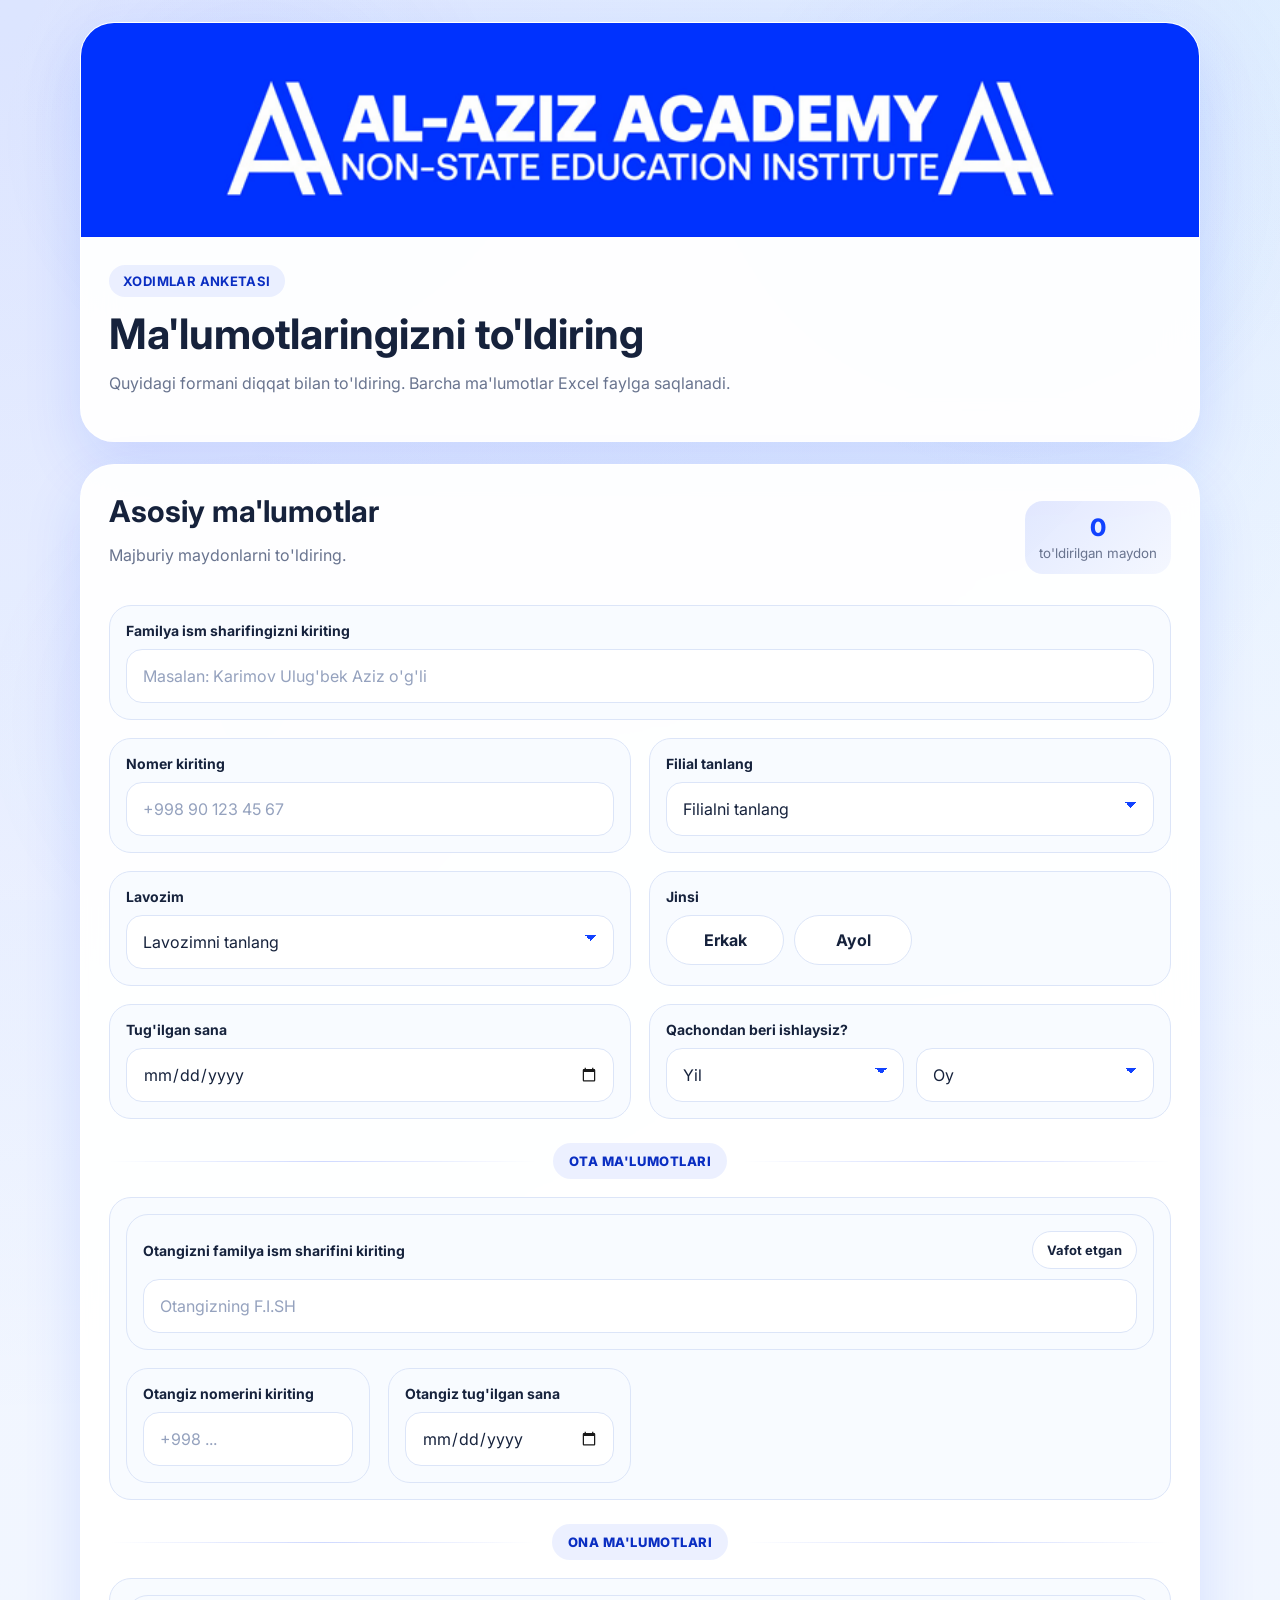
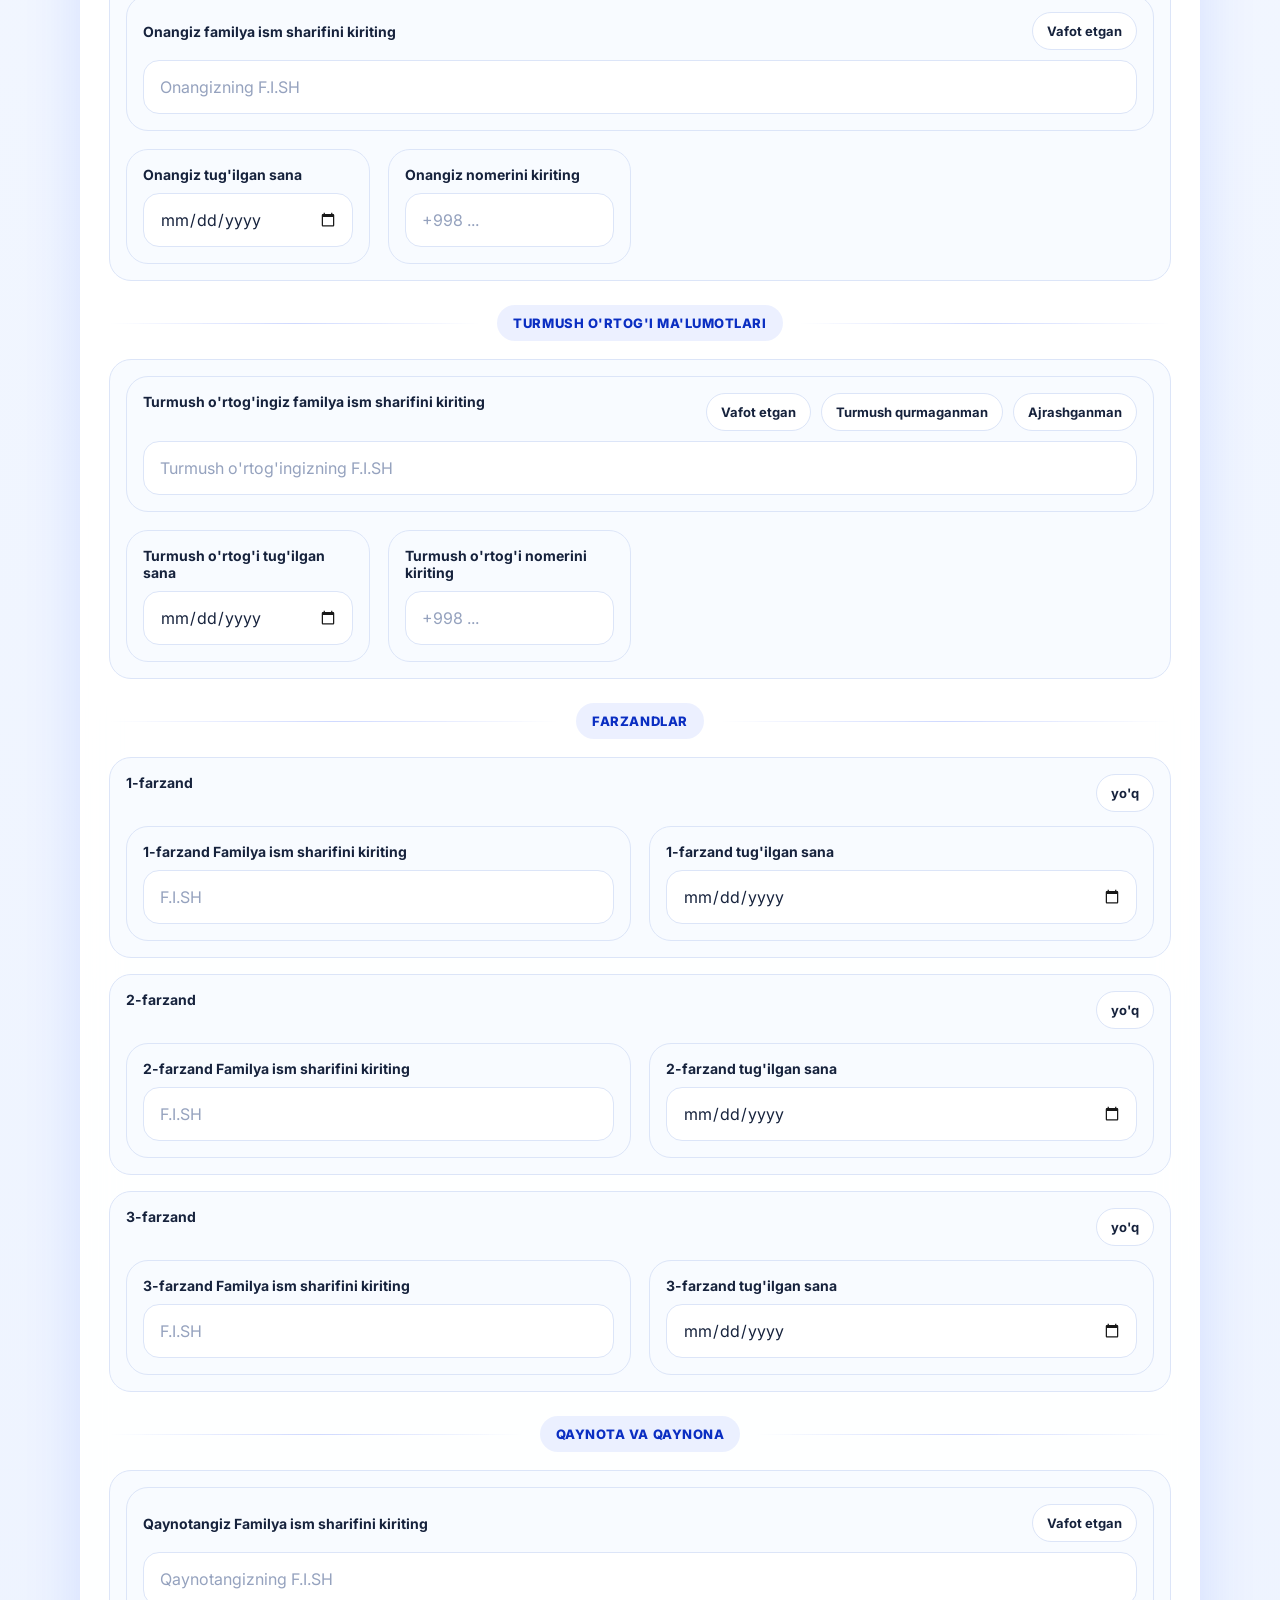
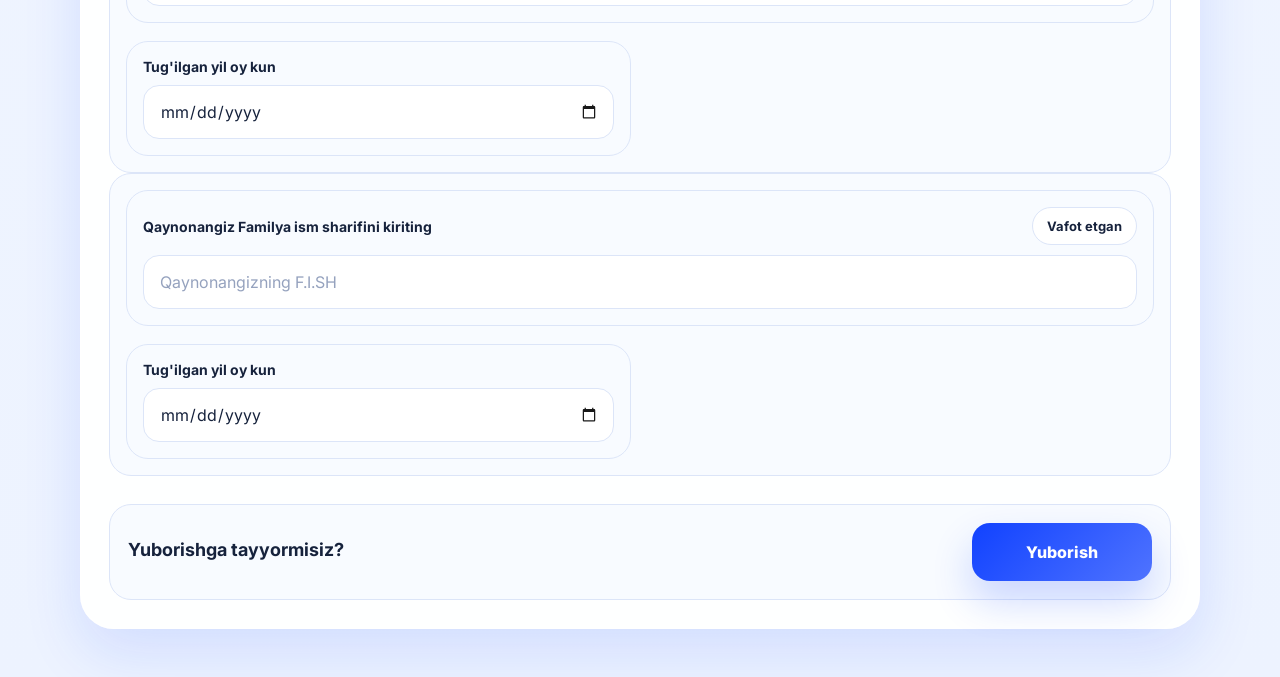
<file: frontend/index.html>
<!DOCTYPE html>
<html lang="uz">

<head>
  <meta charset="UTF-8" />
  <meta name="viewport" content="width=device-width, initial-scale=1.0" />
  <title>AL-AZIZ ACADEMY • Xodimlar Anketasi</title>
  <link rel="preconnect" href="https://fonts.googleapis.com">
  <link rel="preconnect" href="https://fonts.gstatic.com" crossorigin>
  <link href="https://fonts.googleapis.com/css2?family=Inter:wght@400;500;600;700;800&display=swap" rel="stylesheet">
  <link rel="stylesheet" href="./style.css" />
</head>

<body>
  <div class="page-bg"></div>

  <main class="app-shell">
    <section class="hero-card">
      <img src="./assets/header.png" alt="AL-AZIZ ACADEMY" class="hero-banner" />
      <div class="hero-content">
        <span class="hero-badge">Xodimlar anketasi</span>
        <h1>Ma'lumotlaringizni to'ldiring</h1>
        <p>
          Quyidagi formani diqqat bilan to'ldiring. Barcha ma'lumotlar Excel faylga saqlanadi.
        </p>
        <div class="hero-actions">

        </div>
      </div>
    </section>

    <section class="form-card">
      <div class="section-header">
        <div>
          <h2>Asosiy ma'lumotlar</h2>
          <p>Majburiy maydonlarni to'ldiring.</p>
        </div>
        <div class="progress-pill">
          <span id="filledCount">0</span>
          <small>to'ldirilgan maydon</small>
        </div>
      </div>

      <form id="employeeForm" novalidate>
        <div class="form-grid">
          <div class="field full">
            <label for="fullName">Familya ism sharifingizni kiriting</label>
            <input id="fullName" name="full_name" type="text" placeholder="Masalan: Karimov Ulug'bek Aziz o'g'li"
              required />
          </div>

          <div class="field">
            <label for="phone">Nomer kiriting</label>
            <input id="phone" name="phone" type="tel" placeholder="+998 90 123 45 67" inputmode="tel" required />
          </div>

          <div class="field">
            <label for="branch">Filial tanlang</label>
            <select id="branch" name="branch" required>
              <option value="">Filialni tanlang</option>
              <option>Niyozbosh</option>
              <option>Xalqabod</option>
              <option>Gulbahor</option>
              <option>Kasblar</option>
              <option>Kids 1</option>
              <option>Kids 2</option>
              <option>Do’stobod</option>
              <option>Olmazor</option>
              <option>Chinoz</option>
              <option>Krasin</option>
              <option>Pitiletka</option>
              <option>Qo’rg’oncha</option>
              <option>Kids 3</option>
            </select>
          </div>

          <div class="field">
            <label for="position">Lavozim</label>
            <select id="position" name="position" required>
              <option value="">Lavozimni tanlang</option>
              <option>Filial raxbari</option>
              <option>Soxa raxbari</option>
              <option>Ustoz</option>
              <option>Manager</option>
              <option>Operator</option>
              <option>Testolog</option>
              <option>Kamera nazoratchisi</option>
              <option>Tozalik hodimi</option>
            </select>
          </div>

          <div class="field hidden" id="teacherSubjectField">
            <label for="teacherSubject">Nima fandan ustozsiz?</label>
            <select id="teacherSubject" name="teacher_subject">
              <option value="">Fanni tanlang</option>
              <option>Ingliz tili ustozi</option>
              <option>Rus tili ustozi</option>
              <option>Matematika ustozi</option>
              <option>Mental arifmetika ustozi</option>
              <option>Koreys tili ustozi</option>
              <option>Arab tili ustozi</option>
              <option>Ona tili va adabiyot ustozi</option>
              <option>Tarix ustozi</option>
              <option>Fizika ustozi</option>
              <option>Kimyo ustozi</option>
              <option>Biologiya ustozi</option>
              <option>IT ustozi</option>
              <option>Hamshiralik ustozi</option>
            </select>
          </div>

          <div class="field">
            <label>Jinsi</label>
            <div class="toggle-group" data-toggle-group="gender">
              <button type="button" class="toggle-btn" data-value="Erkak">Erkak</button>
              <button type="button" class="toggle-btn" data-value="Ayol">Ayol</button>
            </div>
            <input type="hidden" id="gender" name="gender" required />
          </div>

          <div class="field">
            <label for="birthDate">Tug'ilgan sana</label>
            <input id="birthDate" name="birth_date" type="date" required />
          </div>

          <div class="field">
            <label for="workYear">Qachondan beri ishlaysiz?</label>
            <div class="inline-grid">
              <select id="workYear" name="work_start_year" required>
                <option value="">Yil</option>
              </select>
              <select id="workMonth" name="work_start_month" required>
                <option value="">Oy</option>
              </select>
            </div>
          </div>
        </div>

        <div class="section-divider"><span>Ota ma'lumotlari</span></div>
        <div class="form-grid relation-block" data-block="father">
          <div class="field full">
            <div class="label-row">
              <label for="fatherName">Otangizni familya ism sharifini kiriting</label>
              <button type="button" class="mini-toggle" data-state-target="father_deceased">Vafot etgan</button>
            </div>
            <input id="fatherName" name="father_name" type="text" placeholder="Otangizning F.I.SH" />
            <input type="hidden" name="father_deceased" value="false" />
          </div>
          <div class="conditional-grid" data-conditional="father_deceased" data-hide-when="true">
            <div class="field">
              <label for="fatherPhone">Otangiz nomerini kiriting</label>
              <input id="fatherPhone" name="father_phone" type="tel" placeholder="+998 ..." inputmode="tel" />
            </div>
            <div class="field">
              <label for="fatherBirthDate">Otangiz tug'ilgan sana</label>
              <input id="fatherBirthDate" name="father_birth_date" type="date" />
            </div>
          </div>
        </div>

        <div class="section-divider"><span>Ona ma'lumotlari</span></div>
        <div class="form-grid relation-block" data-block="mother">
          <div class="field full">
            <div class="label-row">
              <label for="motherName">Onangiz familya ism sharifini kiriting</label>
              <button type="button" class="mini-toggle" data-state-target="mother_deceased">Vafot etgan</button>
            </div>
            <input id="motherName" name="mother_name" type="text" placeholder="Onangizning F.I.SH" />
            <input type="hidden" name="mother_deceased" value="false" />
          </div>
          <div class="conditional-grid" data-conditional="mother_deceased" data-hide-when="true">
            <div class="field">
              <label for="motherBirthDate">Onangiz tug'ilgan sana</label>
              <input id="motherBirthDate" name="mother_birth_date" type="date" />
            </div>
            <div class="field">
              <label for="motherPhone">Onangiz nomerini kiriting</label>
              <input id="motherPhone" name="mother_phone" type="tel" placeholder="+998 ..." inputmode="tel" />
            </div>
          </div>
        </div>

        <div class="section-divider"><span>Turmush o'rtog'i ma'lumotlari</span></div>
        <div class="form-grid relation-block" data-block="spouse">
          <div class="field full">
            <div class="label-row wrap">
              <label for="spouseName">Turmush o'rtog'ingiz familya ism sharifini kiriting</label>
              <div class="mini-toggle-group">
                <button type="button" class="mini-toggle" data-state-target="spouse_deceased">Vafot etgan</button>
                <button type="button" class="mini-toggle" data-state-target="spouse_unmarried">Turmush
                  qurmaganman</button>
                <button type="button" class="mini-toggle" data-state-target="spouse_divorced">Ajrashganman</button>
              </div>
            </div>
            <input id="spouseName" name="spouse_name" type="text" placeholder="Turmush o'rtog'ingizning F.I.SH" />
            <input type="hidden" name="spouse_deceased" value="false" />
            <input type="hidden" name="spouse_unmarried" value="false" />
            <input type="hidden" name="spouse_divorced" value="false" />
          </div>
          <div class="conditional-grid"
            data-conditional-combo="spouse_deceased:false,spouse_unmarried:false,spouse_divorced:false">
            <div class="field">
              <label for="spouseBirthDate">Turmush o'rtog'i tug'ilgan sana</label>
              <input id="spouseBirthDate" name="spouse_birth_date" type="date" />
            </div>
            <div class="field">
              <label for="spousePhone">Turmush o'rtog'i nomerini kiriting</label>
              <input id="spousePhone" name="spouse_phone" type="tel" placeholder="+998 ..." inputmode="tel" />
            </div>
          </div>
        </div>

        <div class="section-divider children-divider" data-conditional="spouse_unmarried" data-hide-when="true">
          <span>Farzandlar</span>
        </div>
        <div class="children-wrapper" data-conditional="spouse_unmarried" data-hide-when="true">
          <div class="child-card" data-child-index="1">
            <div class="label-row wrap">
              <h3>1-farzand</h3>
              <button type="button" class="mini-toggle" data-state-target="child1_none">yo'q</button>
            </div>
            <input type="hidden" name="child1_none" value="false" />
            <div class="conditional-grid child-grid" data-conditional="child1_none" data-hide-when="true">
              <div class="field">
                <label for="child1Name">1-farzand Familya ism sharifini kiriting</label>
                <input id="child1Name" name="child1_name" type="text" placeholder="F.I.SH" />
              </div>
              <div class="field">
                <label for="child1BirthDate">1-farzand tug'ilgan sana</label>
                <input id="child1BirthDate" name="child1_birth_date" type="date" />
              </div>
            </div>
          </div>

          <div class="child-card" data-child-index="2" data-conditional="child1_none" data-hide-when="true">
            <div class="label-row wrap">
              <h3>2-farzand</h3>
              <button type="button" class="mini-toggle" data-state-target="child2_none">yo'q</button>
            </div>
            <input type="hidden" name="child2_none" value="false" />
            <div class="conditional-grid child-grid" data-conditional="child2_none" data-hide-when="true">
              <div class="field">
                <label for="child2Name">2-farzand Familya ism sharifini kiriting</label>
                <input id="child2Name" name="child2_name" type="text" placeholder="F.I.SH" />
              </div>
              <div class="field">
                <label for="child2BirthDate">2-farzand tug'ilgan sana</label>
                <input id="child2BirthDate" name="child2_birth_date" type="date" />
              </div>
            </div>
          </div>

          <div class="child-card" data-child-index="3" data-conditional-any="child1_none:true,child2_none:true">
            <div class="label-row wrap">
              <h3>3-farzand</h3>
              <button type="button" class="mini-toggle" data-state-target="child3_none">yo'q</button>
            </div>
            <input type="hidden" name="child3_none" value="false" />
            <div class="conditional-grid child-grid" data-conditional="child3_none" data-hide-when="true">
              <div class="field">
                <label for="child3Name">3-farzand Familya ism sharifini kiriting</label>
                <input id="child3Name" name="child3_name" type="text" placeholder="F.I.SH" />
              </div>
              <div class="field">
                <label for="child3BirthDate">3-farzand tug'ilgan sana</label>
                <input id="child3BirthDate" name="child3_birth_date" type="date" />
              </div>
            </div>
          </div>
        </div>

        <div class="section-divider" data-conditional-any="spouse_unmarried:true,spouse_divorced:true"><span>Qaynota va
            qaynona</span></div>
        <div class="form-grid relation-block" data-block="fatherinlaw"
          data-conditional-any="spouse_unmarried:true,spouse_divorced:true">
          <div class="field full">
            <div class="label-row">
              <label for="fatherInLawName">Qaynotangiz Familya ism sharifini kiriting</label>
              <button type="button" class="mini-toggle" data-state-target="father_in_law_deceased">Vafot etgan</button>
            </div>
            <input id="fatherInLawName" name="father_in_law_name" type="text" placeholder="Qaynotangizning F.I.SH" />
            <input type="hidden" name="father_in_law_deceased" value="false" />
          </div>
          <div class="conditional-grid" data-conditional="father_in_law_deceased" data-hide-when="true">
            <div class="field full">
              <label for="fatherInLawBirthDate">Tug'ilgan yil oy kun</label>
              <input id="fatherInLawBirthDate" name="father_in_law_birth_date" type="date" />
            </div>
          </div>
        </div>

        <div class="form-grid relation-block" data-block="motherinlaw"
          data-conditional-any="spouse_unmarried:true,spouse_divorced:true">
          <div class="field full">
            <div class="label-row">
              <label for="motherInLawName">Qaynonangiz Familya ism sharifini kiriting</label>
              <button type="button" class="mini-toggle" data-state-target="mother_in_law_deceased">Vafot etgan</button>
            </div>
            <input id="motherInLawName" name="mother_in_law_name" type="text" placeholder="Qaynonangizning F.I.SH" />
            <input type="hidden" name="mother_in_law_deceased" value="false" />
          </div>
          <div class="conditional-grid" data-conditional="mother_in_law_deceased" data-hide-when="true">
            <div class="field full">
              <label for="motherInLawBirthDate">Tug'ilgan yil oy kun</label>
              <input id="motherInLawBirthDate" name="mother_in_law_birth_date" type="date" />
            </div>
          </div>
        </div>

        <div class="submit-bar">
          <div>
            <strong>Yuborishga tayyormisiz?</strong>
          </div>
          <button class="submit-btn" type="submit" id="submitBtn">Yuborish</button>
        </div>

        <div id="formAlert" class="form-alert hidden"></div>
      </form>
    </section>
  </main>

  <script>
    window.APP_CONFIG = {
      apiBaseUrl: "https://azizacademyxodimlar-production-0ae1.up.railway.app",
      adminUrl: "https://azizacademyxodimlar-production-0ae1.up.railway.app/admin"
    };
  </script>
  <script src="./script.js"></script>
</body>

</html>
</file>
<file: frontend/style.css>
:root {
  --bg: #eef4ff;
  --surface: rgba(255, 255, 255, 0.94);
  --surface-2: #f8fbff;
  --primary: #1142ff;
  --primary-dark: #0a2ec2;
  --text: #16223c;
  --muted: #69748f;
  --border: #dce5f8;
  --success: #169c5b;
  --danger: #d63b54;
  --shadow: 0 24px 60px rgba(17, 66, 255, 0.12);
  --radius-xl: 28px;
  --radius-lg: 20px;
  --radius-md: 16px;
}

* {
  box-sizing: border-box;
}

html {
  scroll-behavior: smooth;
}

body {
  margin: 0;
  min-height: 100vh;
  font-family: 'Inter', sans-serif;
  color: var(--text);
  background:
    radial-gradient(circle at top left, rgba(17, 66, 255, 0.12), transparent 35%),
    radial-gradient(circle at top right, rgba(30, 144, 255, 0.1), transparent 28%),
    linear-gradient(180deg, #f4f8ff 0%, #edf3ff 100%);
}

.page-bg {
  position: fixed;
  inset: 0;
  pointer-events: none;
  background-image:
    linear-gradient(rgba(255,255,255,0.1), rgba(255,255,255,0.1)),
    radial-gradient(circle at 20% 15%, rgba(17, 66, 255, 0.07), transparent 20%),
    radial-gradient(circle at 80% 20%, rgba(17, 66, 255, 0.08), transparent 24%),
    radial-gradient(circle at 20% 80%, rgba(17, 66, 255, 0.05), transparent 22%);
}

img {
  max-width: 100%;
  display: block;
}

button,
input,
select {
  font: inherit;
}

.app-shell {
  width: min(1120px, calc(100% - 24px));
  margin: 22px auto 48px;
}

.hero-card,
.form-card {
  background: var(--surface);
  backdrop-filter: blur(18px);
  border: 1px solid rgba(255, 255, 255, 0.75);
  box-shadow: var(--shadow);
}

.hero-card {
  overflow: hidden;
  border-radius: 34px;
  margin-bottom: 22px;
}

.hero-banner {
  width: 100%;
  background: #1142ff;
  aspect-ratio: 1586 / 304;
  object-fit: cover;
}

.hero-content {
  padding: 28px 28px 30px;
}

.hero-badge {
  display: inline-flex;
  align-items: center;
  gap: 8px;
  padding: 8px 14px;
  border-radius: 999px;
  background: rgba(17, 66, 255, 0.08);
  color: var(--primary-dark);
  font-size: 13px;
  font-weight: 700;
  letter-spacing: 0.03em;
  text-transform: uppercase;
}

.hero-content h1 {
  margin: 14px 0 10px;
  font-size: clamp(28px, 4vw, 42px);
  line-height: 1.1;
}

.hero-content p,
.section-header p,
.submit-bar p,
.form-alert,
.field small {
  color: var(--muted);
}

.form-card {
  border-radius: 34px;
  padding: 28px;
}

.section-header,
.submit-bar,
.label-row,
.mini-toggle-group,
.inline-grid,
.toggle-group {
  display: flex;
}

.section-header {
  align-items: center;
  justify-content: space-between;
  gap: 16px;
  margin-bottom: 24px;
}

.section-header h2 {
  margin: 0 0 8px;
  font-size: clamp(22px, 3vw, 30px);
}

.progress-pill {
  min-width: 110px;
  padding: 12px 14px;
  border-radius: 18px;
  background: linear-gradient(135deg, rgba(17, 66, 255, 0.12), rgba(17, 66, 255, 0.04));
  text-align: center;
}

.progress-pill span {
  display: block;
  font-size: 24px;
  font-weight: 800;
  color: var(--primary);
}

.progress-pill small {
  color: var(--muted);
}

.form-grid {
  display: grid;
  grid-template-columns: repeat(2, minmax(0, 1fr));
  gap: 18px;
}

.field,
.child-card,
.relation-block,
.submit-bar {
  background: var(--surface-2);
  border: 1px solid var(--border);
  border-radius: 22px;
}

.field {
  padding: 16px;
}

.field.full {
  grid-column: 1 / -1;
}

.field label,
.child-card h3 {
  display: block;
  margin-bottom: 10px;
  font-size: 14px;
  font-weight: 700;
  color: var(--text);
}

input,
select {
  width: 100%;
  height: 54px;
  border-radius: 16px;
  border: 1.5px solid var(--border);
  padding: 0 16px;
  background: #fff;
  color: var(--text);
  transition: 0.2s ease;
  outline: none;
}

input::placeholder {
  color: #95a2be;
}

input:focus,
select:focus {
  border-color: rgba(17, 66, 255, 0.5);
  box-shadow: 0 0 0 4px rgba(17, 66, 255, 0.1);
}

input[type="date"] {
  padding-right: 14px;
}

input[type="date"]::-webkit-calendar-picker-indicator {
  cursor: pointer;
  opacity: 0.9;
}

select {
  appearance: none;
  background-image:
    linear-gradient(45deg, transparent 50%, var(--primary) 50%),
    linear-gradient(135deg, var(--primary) 50%, transparent 50%);
  background-position:
    calc(100% - 22px) calc(50% - 4px),
    calc(100% - 16px) calc(50% - 4px);
  background-size: 6px 6px, 6px 6px;
  background-repeat: no-repeat;
  padding-right: 38px;
}

.inline-grid {
  gap: 12px;
}

.inline-grid > * {
  flex: 1;
}

.toggle-group,
.mini-toggle-group {
  gap: 10px;
  flex-wrap: wrap;
}

.toggle-btn,
.mini-toggle {
  border: 1.5px solid var(--border);
  background: #fff;
  color: var(--text);
  border-radius: 999px;
  cursor: pointer;
  transition: 0.2s ease;
}

.toggle-btn {
  padding: 14px 18px;
  min-width: 118px;
  font-weight: 700;
}

.mini-toggle {
  padding: 10px 14px;
  font-size: 13px;
  font-weight: 700;
}

.toggle-btn.active,
.mini-toggle.active {
  background: linear-gradient(135deg, var(--primary), #4068ff);
  color: #fff;
  border-color: transparent;
  box-shadow: 0 12px 24px rgba(17, 66, 255, 0.24);
}

.label-row {
  align-items: center;
  justify-content: space-between;
  gap: 12px;
  margin-bottom: 10px;
}

.label-row label,
.label-row h3 {
  margin: 0;
}

.label-row.wrap {
  align-items: flex-start;
  flex-wrap: wrap;
}

.section-divider {
  margin: 24px 0 18px;
  display: flex;
  align-items: center;
  gap: 16px;
}

.section-divider::before,
.section-divider::after {
  content: '';
  height: 1px;
  flex: 1;
  background: linear-gradient(90deg, transparent, rgba(17, 66, 255, 0.2), transparent);
}

.section-divider span {
  padding: 10px 16px;
  border-radius: 999px;
  background: rgba(17, 66, 255, 0.08);
  color: var(--primary-dark);
  font-weight: 800;
  font-size: 13px;
  letter-spacing: 0.04em;
  text-transform: uppercase;
}

.relation-block {
  padding: 16px;
}

.conditional-grid {
  display: grid;
  grid-template-columns: repeat(2, minmax(0, 1fr));
  gap: 18px;
  width: 100%;
}

.children-wrapper {
  display: grid;
  gap: 16px;
}

.child-card {
  padding: 16px;
}

.child-grid {
  margin-top: 14px;
}

.submit-bar {
  margin-top: 28px;
  padding: 18px;
  align-items: center;
  justify-content: space-between;
  gap: 16px;
}

.submit-bar strong {
  display: block;
  margin-bottom: 6px;
  font-size: 18px;
}

.submit-btn {
  min-width: 180px;
  height: 58px;
  border: 0;
  border-radius: 18px;
  background: linear-gradient(135deg, var(--primary), #4f73ff);
  color: #fff;
  font-size: 16px;
  font-weight: 800;
  cursor: pointer;
  box-shadow: 0 20px 40px rgba(17, 66, 255, 0.2);
  transition: transform 0.2s ease, box-shadow 0.2s ease;
}

.submit-btn:hover {
  transform: translateY(-1px);
  box-shadow: 0 24px 44px rgba(17, 66, 255, 0.25);
}

.submit-btn:disabled {
  opacity: 0.6;
  cursor: wait;
}

.form-alert {
  margin-top: 18px;
  padding: 16px 18px;
  border-radius: 18px;
  border: 1px solid transparent;
}

.form-alert.success {
  background: rgba(22, 156, 91, 0.08);
  border-color: rgba(22, 156, 91, 0.18);
  color: var(--success);
}

.form-alert.error {
  background: rgba(214, 59, 84, 0.08);
  border-color: rgba(214, 59, 84, 0.18);
  color: var(--danger);
}

.hidden {
  display: none !important;
}

.disabled-input {
  background: #f2f5fb !important;
  color: #95a2be;
}

@media (max-width: 900px) {
  .app-shell {
    width: min(100% - 16px, 760px);
    margin: 12px auto 24px;
  }

  .hero-card,
  .form-card {
    border-radius: 24px;
  }

  .hero-content,
  .form-card {
    padding: 18px;
  }

  .section-header,
  .submit-bar {
    flex-direction: column;
    align-items: stretch;
  }

  .progress-pill {
    width: 100%;
  }

  .form-grid,
  .conditional-grid {
    grid-template-columns: 1fr;
  }

  .submit-btn {
    width: 100%;
  }
}

@media (max-width: 560px) {
  .hero-content h1 {
    font-size: 24px;
  }

  .field,
  .relation-block,
  .child-card,
  .submit-bar {
    padding: 14px;
    border-radius: 18px;
  }

  input,
  select,
  .submit-btn {
    height: 52px;
  }

  .toggle-btn {
    flex: 1 1 calc(50% - 10px);
    min-width: 0;
  }

  .submit-bar {
    position: sticky;
    bottom: 8px;
    background: rgba(248, 251, 255, 0.96);
    backdrop-filter: blur(18px);
    z-index: 5;
  }
}


.hero-actions { margin-top: 18px; }
.admin-link,
.admin-btn,
.download-btn,
.back-link {
  display: inline-flex;
  align-items: center;
  justify-content: center;
  gap: 8px;
  min-height: 48px;
  padding: 12px 20px;
  border-radius: 16px;
  text-decoration: none;
  font-weight: 700;
  border: none;
  cursor: pointer;
}
.admin-link, .admin-btn, .download-btn {
  color: #fff;
  background: linear-gradient(135deg, var(--primary), #4068ff);
  box-shadow: 0 16px 30px rgba(17, 66, 255, 0.22);
}
.back-link {
  color: var(--primary-dark);
  background: rgba(17, 66, 255, 0.08);
}
.admin-toolbar {
  display: flex;
  align-items: center;
  justify-content: space-between;
  gap: 14px;
  flex-wrap: wrap;
  margin-bottom: 20px;
}
.stats-grid {
  display: grid;
  grid-template-columns: repeat(4, minmax(0, 1fr));
  gap: 16px;
  margin-bottom: 20px;
}
.stat-card {
  background: var(--surface-2);
  border: 1px solid var(--border);
  border-radius: 22px;
  padding: 18px;
}
.stat-card small { color: var(--muted); display: block; margin-bottom: 8px; }
.stat-card strong { font-size: 28px; }
.table-wrap {
  overflow: auto;
  border-radius: 22px;
  border: 1px solid var(--border);
  background: #fff;
}
.data-table {
  width: 100%;
  border-collapse: collapse;
  min-width: 1080px;
}
.data-table th, .data-table td {
  padding: 14px 12px;
  text-align: left;
  border-bottom: 1px solid #eaf0fb;
  vertical-align: top;
  font-size: 14px;
}
.data-table th {
  position: sticky;
  top: 0;
  background: #f7faff;
  z-index: 1;
}
.empty-state { padding: 30px; text-align: center; color: var(--muted); }
@media (max-width: 900px) { .stats-grid { grid-template-columns: repeat(2, minmax(0, 1fr)); } }
@media (max-width: 640px) { .stats-grid { grid-template-columns: 1fr; } }
</file>
